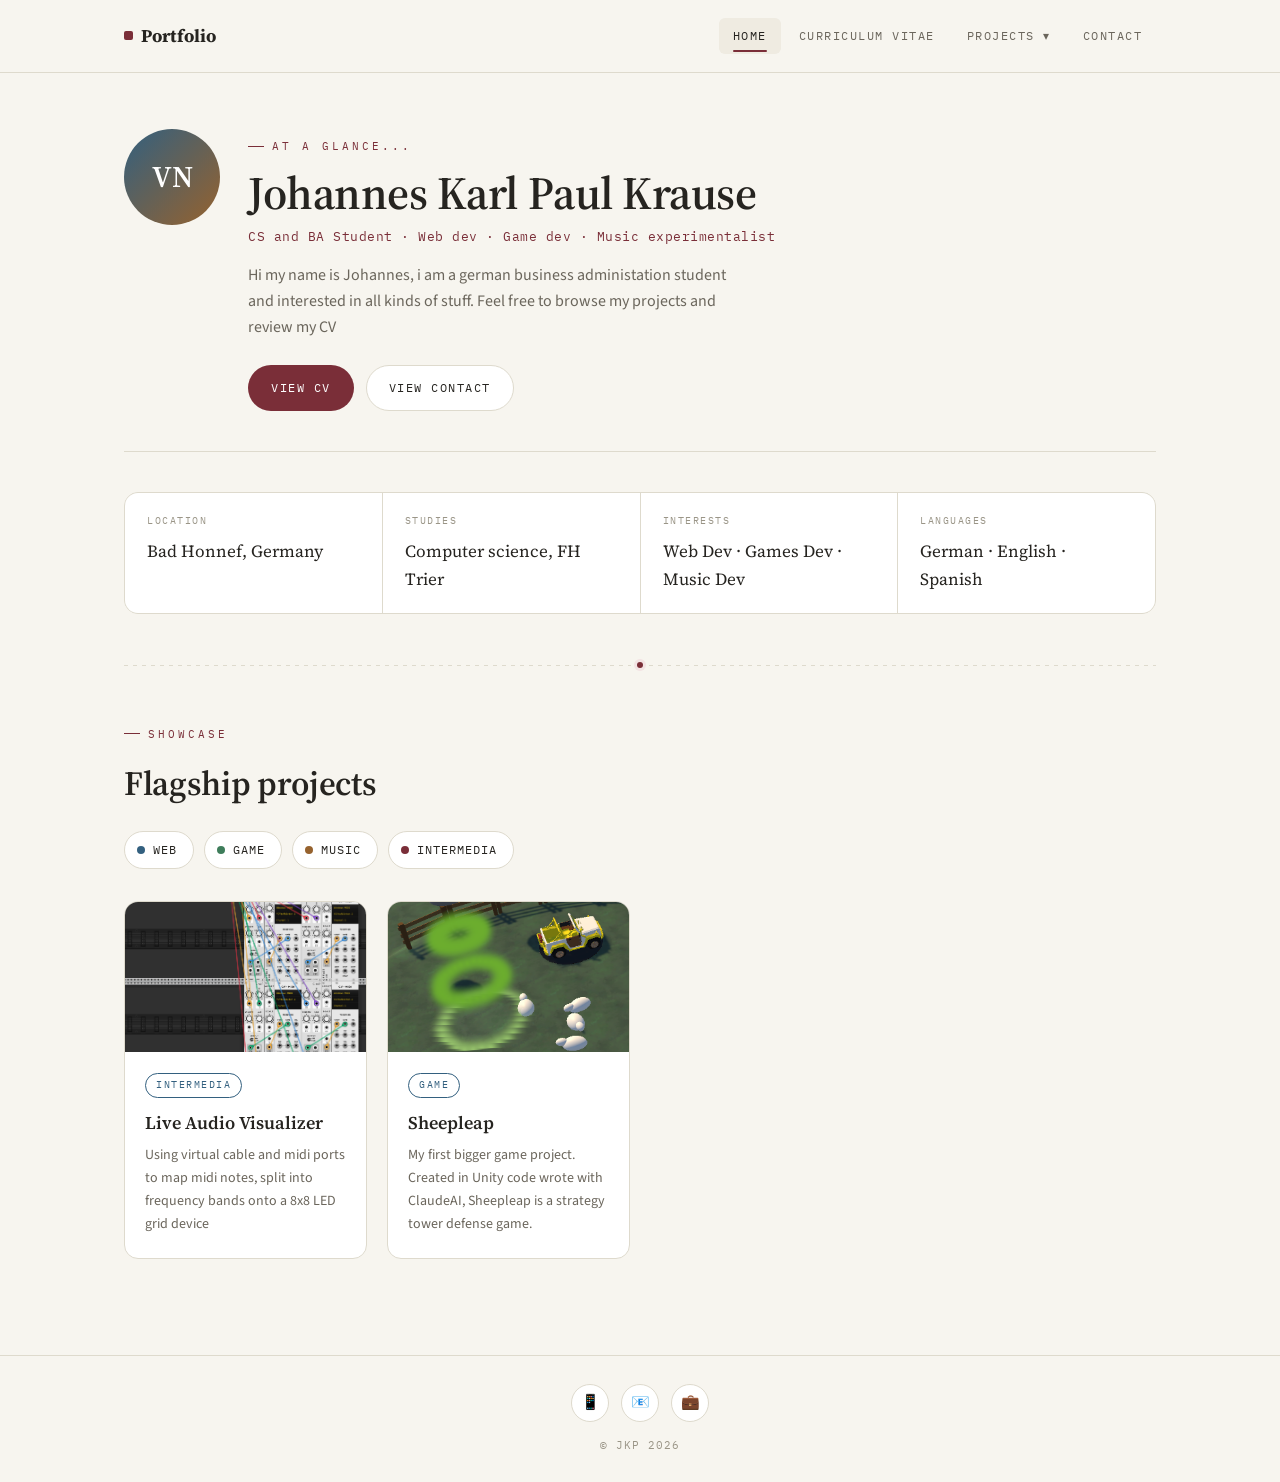
<file: index.html>
<!DOCTYPE html>
<html lang="de">
<head>
  <meta charset="UTF-8">
  <meta name="viewport" content="width=device-width, initial-scale=1.0">
  <title>Mein Portfolio</title>
  <link rel="preconnect" href="https://fonts.googleapis.com">
  <link rel="stylesheet" href="css/styles.css">
</head>
<body>
  <!-- HEADER / NAV -->
  <header>
    <nav class="navbar">
      <div class="navbar-brand">Portfolio</div>

      <button class="menu-toggle" aria-label="Menü öffnen">☰</button>

      <ul class="navbar-nav">
        <li class="nav-item"><a href="index.html" class="nav-link">Home</a></li>
        <li class="nav-item"><a href="lebenslauf.html" class="nav-link">Curriculum Vitae</a></li>
        <li class="nav-item dropdown">
          <a href="#" class="nav-link">Projects ▾</a>
          <ul class="dropdown-menu">
            <li><a href="projekte.html">Web</a></li>
            <li><a href="spiele.html">Game</a></li>
            <li><a href="music.html">Music</a></li>
            <li><a href="Intermedia.html">InterMedia</a></li>
          </ul>
        </li>
        <li class="nav-item"><a href="kontakt.html" class="nav-link">Contact</a></li>
      </ul>
    </nav>
  </header>

  <!-- MAIN CONTENT -->
  <main>
    <!-- Schnellüberblick -->
    <section class="profil-hero">
      <div class="avatar">VN</div>
      <div>
        <div class="eyebrow">at a glance...</div>
        <h1>Johannes Karl Paul Krause</h1>
        <p class="profil-titel">CS and BA Student · Web dev · Game dev · Music experimentalist</p>
        <p class="profil-bio">Hi my name is Johannes, i am a german business administation student and interested in all kinds of stuff. Feel free to browse my projects and review my CV </p>
        <div class="btn-group">
          <a href="lebenslauf.html" class="btn btn-primary">View CV</a>
          <a href="kontakt.html" class="btn btn-secondary">View Contact</a>
        </div>
      </div>
    </section>

    <!-- Kurzinfos -->
    <div class="quick-facts">
      <div class="fact">
        <div class="fact-label">Location</div>
        <div class="fact-value">Bad Honnef, Germany</div>
      </div>
      <div class="fact">
        <div class="fact-label">Studies</div>
        <div class="fact-value">Computer science, FH Trier</div>
      </div>
      <div class="fact">
        <div class="fact-label">Interests</div>
        <div class="fact-value">Web Dev · Games Dev · Music Dev</div>
      </div>
      <div class="fact">
        <div class="fact-label">Languages</div>
        <div class="fact-value">German · English · Spanish</div>
      </div>
    </div>

    <div class="signal-divider"><span></span></div>

    <!-- Kanäle -->
    <section>
      <div class="eyebrow">Showcase</div>
      <h2>Flagship projects </h2>
      <div class="kanal-chips" style="margin: 20px 0 32px;">
        <a href="projekte.html" class="kanal-chip web">Web</a>
        <a href="spiele.html" class="kanal-chip spiele">Game</a>
        <a href="music.html" class="kanal-chip musik">Music</a>
        <a href="intermedia.html" class="kanal-chip intermedia">Intermedia</a>
      </div>
      <div class="projekte-grid">
        <div class="projekt web">
          <img src="Images/Projects/Project 1 Visualizer/Thumbnail.png" alt="Music Visualizer">
          <div class="projekt-body">
            <span class="projekt-tag">InterMedia</span>
            <h3>Live Audio Visualizer</h3>
            <p>Using virtual cable and midi ports to map midi notes, split into frequency bands onto a 8x8 LED grid device</p>
          </div>
        </div>
        <div class="projekt web">
          <img src="Images/Projects/Project 2 Sheepleap/Thumbnail.png" alt="First 3D Game project">
          <div class="projekt-body">
            <span class="projekt-tag">Game</span>
            <h3>Sheepleap</h3>
            <p>My first bigger game project. Created in Unity code wrote with ClaudeAI, Sheepleap is a strategy tower defense game.</p>
          </div>
        </div>
        <!-- weitere Projekte -->
      </div>
    </section>
  </main>

  <!-- FOOTER -->
  <footer>
        <div class="social-links">
            <a href="https://www.instagram.com/ionni.dev" aria-label="Mobil">📱</a>
            <a href="kontakt.html" aria-label="Contact">📧</a>
            <a href="#" aria-label="Portfolio">💼</a>
        </div>
        <p>&copy; JKP 2026</p>
    </footer>

    <script src="js/navbar.js"></script>
</body>
</html>
</file>
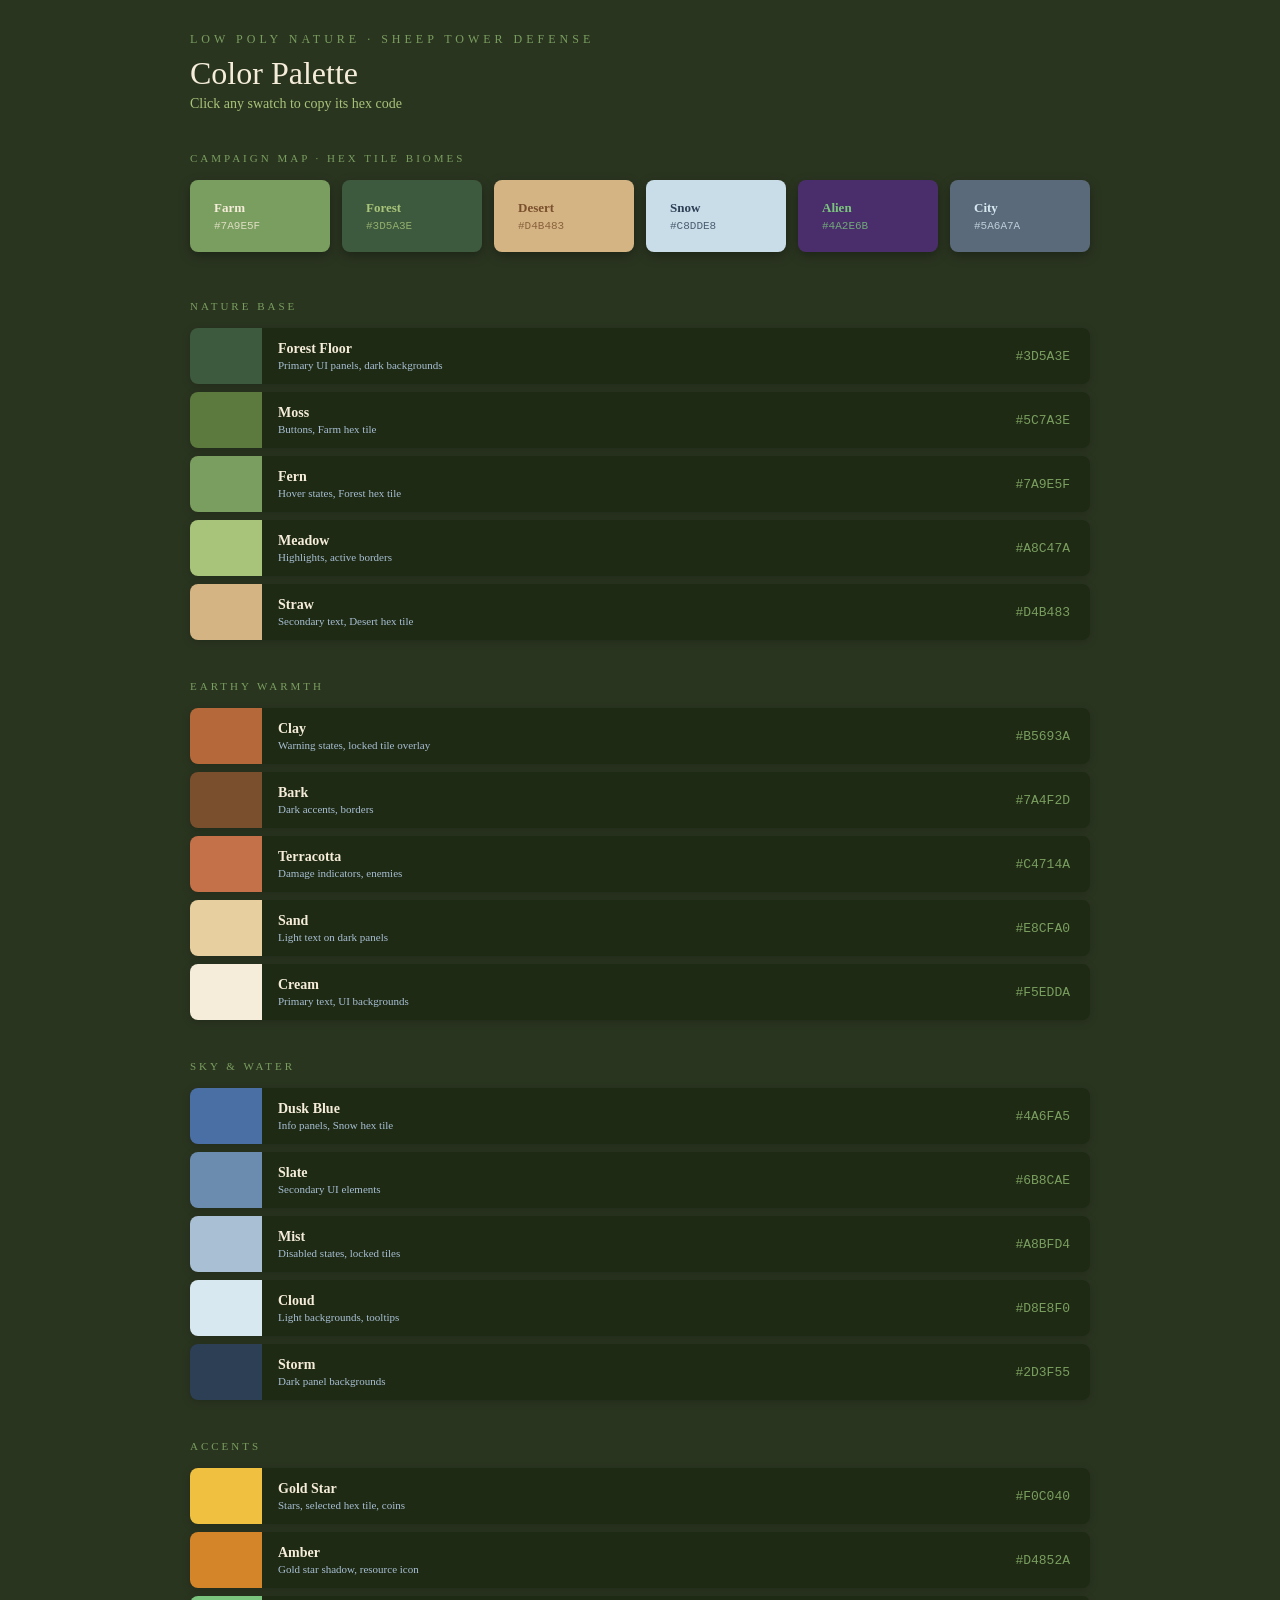
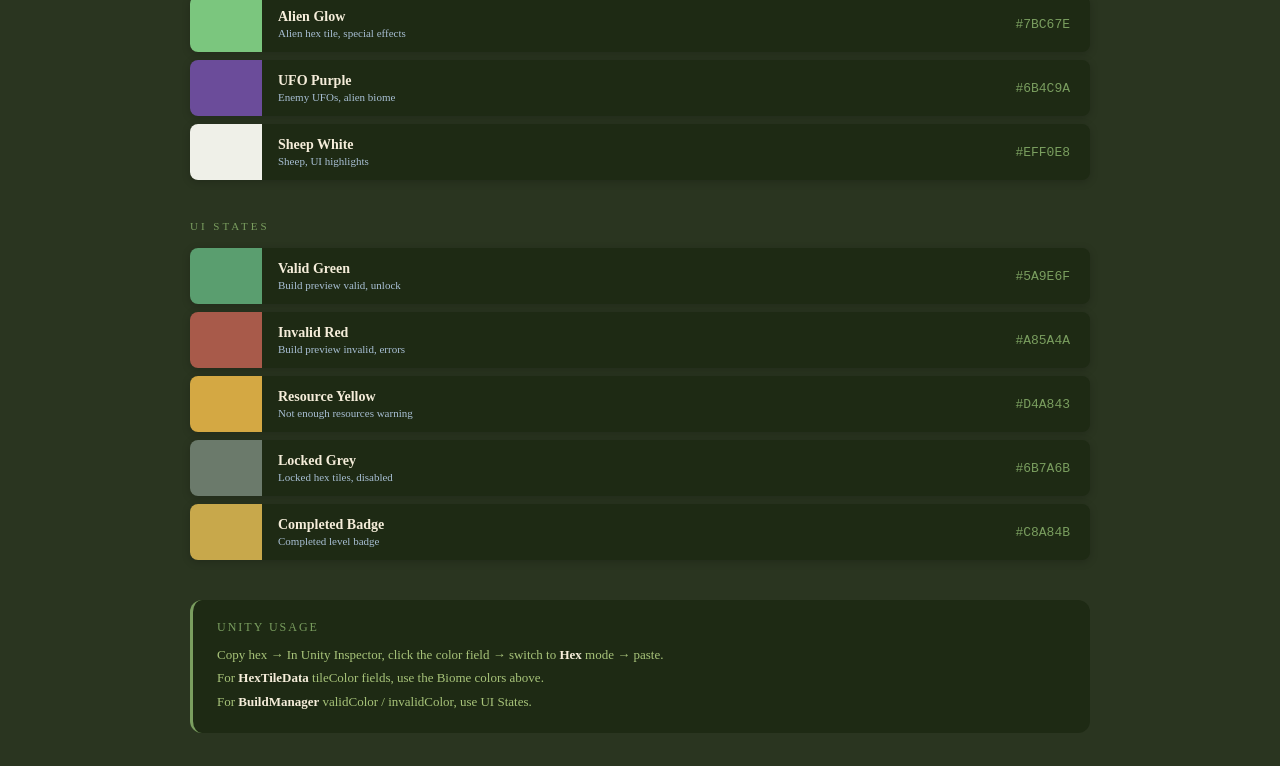
<file: ColorP.html>
<!DOCTYPE html>
<html lang="en">
<head>
  <meta charset="UTF-8" />
  <meta name="viewport" content="width=device-width, initial-scale=1.0"/>
  <title>Color Palette · Sheep Tower Defense</title>
  <style>
    * { box-sizing: border-box; margin: 0; padding: 0; }

    body {
      font-family: Georgia, serif;
      background: #2A3520;
      min-height: 100vh;
      padding: 32px 24px;
      color: #F5EDDA;
    }

    .container {
      max-width: 900px;
      margin: 0 auto;
    }

    .eyebrow {
      font-size: 12px;
      letter-spacing: 4px;
      color: #7A9E5F;
      text-transform: uppercase;
      margin-bottom: 8px;
    }

    h1 {
      font-size: 32px;
      font-weight: normal;
      color: #F5EDDA;
      margin-bottom: 4px;
    }

    .subtitle {
      color: #A8C47A;
      font-size: 14px;
      margin-bottom: 40px;
    }

    .section-label {
      font-size: 11px;
      letter-spacing: 3px;
      color: #7A9E5F;
      text-transform: uppercase;
      margin-bottom: 16px;
    }

    /* ── Biome Tiles ── */
    .biomes {
      display: flex;
      gap: 12px;
      flex-wrap: wrap;
      margin-bottom: 48px;
    }

    .biome-tile {
      border-radius: 8px;
      padding: 20px 24px;
      cursor: pointer;
      flex: 1 1 120px;
      min-width: 100px;
      transition: transform 0.15s;
      box-shadow: 0 4px 12px rgba(0,0,0,0.3);
      user-select: none;
    }

    .biome-tile:active { transform: scale(0.95); }

    .biome-name {
      font-size: 13px;
      font-weight: bold;
      margin-bottom: 4px;
    }

    .biome-hex {
      font-size: 11px;
      opacity: 0.8;
      font-family: monospace;
    }

    /* ── Palette Rows ── */
    .group {
      margin-bottom: 40px;
    }

    .swatch-row {
      display: flex;
      flex-direction: column;
      gap: 8px;
    }

    .swatch {
      display: flex;
      align-items: center;
      gap: 16px;
      cursor: pointer;
      border-radius: 8px;
      overflow: hidden;
      background: #1E2A14;
      transition: transform 0.1s;
      box-shadow: 0 2px 8px rgba(0,0,0,0.2);
      user-select: none;
    }

    .swatch:active { transform: scale(0.99); }

    .swatch-color {
      width: 72px;
      height: 56px;
      flex-shrink: 0;
      display: flex;
      align-items: center;
      justify-content: center;
      font-size: 18px;
    }

    .swatch-info {
      flex: 1;
    }

    .swatch-name {
      font-size: 14px;
      color: #F5EDDA;
      font-weight: bold;
    }

    .swatch-use {
      font-size: 11px;
      color: #A8BFD4;
      margin-top: 2px;
    }

    .swatch-hex {
      font-family: monospace;
      font-size: 13px;
      color: #7A9E5F;
      padding: 0 20px;
    }

    /* ── Note box ── */
    .note {
      background: #1E2A14;
      border-radius: 12px;
      padding: 20px 24px;
      border-left: 3px solid #7A9E5F;
      margin-top: 16px;
    }

    .note-label {
      font-size: 12px;
      color: #7A9E5F;
      letter-spacing: 2px;
      text-transform: uppercase;
      margin-bottom: 8px;
    }

    .note-text {
      font-size: 13px;
      color: #A8C47A;
      line-height: 1.8;
    }

    .note-text strong { color: #F5EDDA; }

    /* ── Toast ── */
    #toast {
      position: fixed;
      bottom: 32px;
      left: 50%;
      transform: translateX(-50%) translateY(20px);
      background: #5C7A3E;
      color: #F5EDDA;
      padding: 10px 24px;
      border-radius: 999px;
      font-size: 13px;
      opacity: 0;
      transition: opacity 0.2s, transform 0.2s;
      pointer-events: none;
      letter-spacing: 1px;
    }

    #toast.show {
      opacity: 1;
      transform: translateX(-50%) translateY(0);
    }
  </style>
</head>
<body>
<div class="container">

  <div class="eyebrow">Low Poly Nature · Sheep Tower Defense</div>
  <h1>Color Palette</h1>
  <p class="subtitle">Click any swatch to copy its hex code</p>

  <!-- Biome Tiles -->
  <div class="section-label">Campaign Map · Hex Tile Biomes</div>
  <div class="biomes" id="biomes"></div>

  <!-- Palette Groups -->
  <div id="groups"></div>

  <!-- Unity Note -->
  <div class="note">
    <div class="note-label">Unity Usage</div>
    <div class="note-text">
      Copy hex → In Unity Inspector, click the color field → switch to <strong>Hex</strong> mode → paste.<br/>
      For <strong>HexTileData</strong> tileColor fields, use the Biome colors above.<br/>
      For <strong>BuildManager</strong> validColor / invalidColor, use UI States.
    </div>
  </div>

</div>

<div id="toast">Copied!</div>

<script>
  const biomes = [
    { biome: "Farm",    hex: "#7A9E5F", text: "#F5EDDA" },
    { biome: "Forest",  hex: "#3D5A3E", text: "#A8C47A" },
    { biome: "Desert",  hex: "#D4B483", text: "#7A4F2D" },
    { biome: "Snow",    hex: "#C8DDE8", text: "#2D3F55" },
    { biome: "Alien",   hex: "#4A2E6B", text: "#7BC67E" },
    { biome: "City",    hex: "#5A6A7A", text: "#D8E8F0" },
  ];

  const palette = {
    "Nature Base": [
      { name: "Forest Floor", hex: "#3D5A3E", use: "Primary UI panels, dark backgrounds" },
      { name: "Moss",         hex: "#5C7A3E", use: "Buttons, Farm hex tile" },
      { name: "Fern",         hex: "#7A9E5F", use: "Hover states, Forest hex tile" },
      { name: "Meadow",       hex: "#A8C47A", use: "Highlights, active borders" },
      { name: "Straw",        hex: "#D4B483", use: "Secondary text, Desert hex tile" },
    ],
    "Earthy Warmth": [
      { name: "Clay",         hex: "#B5693A", use: "Warning states, locked tile overlay" },
      { name: "Bark",         hex: "#7A4F2D", use: "Dark accents, borders" },
      { name: "Terracotta",   hex: "#C4714A", use: "Damage indicators, enemies" },
      { name: "Sand",         hex: "#E8CFA0", use: "Light text on dark panels" },
      { name: "Cream",        hex: "#F5EDDA", use: "Primary text, UI backgrounds" },
    ],
    "Sky & Water": [
      { name: "Dusk Blue",    hex: "#4A6FA5", use: "Info panels, Snow hex tile" },
      { name: "Slate",        hex: "#6B8CAE", use: "Secondary UI elements" },
      { name: "Mist",         hex: "#A8BFD4", use: "Disabled states, locked tiles" },
      { name: "Cloud",        hex: "#D8E8F0", use: "Light backgrounds, tooltips" },
      { name: "Storm",        hex: "#2D3F55", use: "Dark panel backgrounds" },
    ],
    "Accents": [
      { name: "Gold Star",    hex: "#F0C040", use: "Stars, selected hex tile, coins" },
      { name: "Amber",        hex: "#D4852A", use: "Gold star shadow, resource icon" },
      { name: "Alien Glow",   hex: "#7BC67E", use: "Alien hex tile, special effects" },
      { name: "UFO Purple",   hex: "#6B4C9A", use: "Enemy UFOs, alien biome" },
      { name: "Sheep White",  hex: "#EFF0E8", use: "Sheep, UI highlights" },
    ],
    "UI States": [
      { name: "Valid Green",      hex: "#5A9E6F", use: "Build preview valid, unlock" },
      { name: "Invalid Red",      hex: "#A85A4A", use: "Build preview invalid, errors" },
      { name: "Resource Yellow",  hex: "#D4A843", use: "Not enough resources warning" },
      { name: "Locked Grey",      hex: "#6B7A6B", use: "Locked hex tiles, disabled" },
      { name: "Completed Badge",  hex: "#C8A84B", use: "Completed level badge" },
    ],
  };

  function copyHex(hex) {
    navigator.clipboard.writeText(hex).catch(() => {
      // Fallback for browsers that block clipboard without interaction
      const el = document.createElement("textarea");
      el.value = hex;
      document.body.appendChild(el);
      el.select();
      document.execCommand("copy");
      document.body.removeChild(el);
    });

    const toast = document.getElementById("toast");
    toast.textContent = `Copied ${hex}`;
    toast.classList.add("show");
    setTimeout(() => toast.classList.remove("show"), 1800);
  }

  // Render biome tiles
  const biomesEl = document.getElementById("biomes");
  biomes.forEach(({ biome, hex, text }) => {
    const el = document.createElement("div");
    el.className = "biome-tile";
    el.style.background = hex;
    el.innerHTML = `
      <div class="biome-name" style="color:${text}">${biome}</div>
      <div class="biome-hex" style="color:${text}">${hex}</div>
    `;
    el.addEventListener("click", () => copyHex(hex));
    biomesEl.appendChild(el);
  });

  // Render palette groups
  const groupsEl = document.getElementById("groups");
  Object.entries(palette).forEach(([group, colors]) => {
    const section = document.createElement("div");
    section.className = "group";
    section.innerHTML = `<div class="section-label">${group}</div>`;

    const rows = document.createElement("div");
    rows.className = "swatch-row";

    colors.forEach(({ name, hex, use }) => {
      const row = document.createElement("div");
      row.className = "swatch";
      row.innerHTML = `
        <div class="swatch-color" style="background:${hex}"></div>
        <div class="swatch-info">
          <div class="swatch-name">${name}</div>
          <div class="swatch-use">${use}</div>
        </div>
        <div class="swatch-hex">${hex}</div>
      `;
      row.addEventListener("click", () => {
        row.querySelector(".swatch-color").textContent = "✓";
        setTimeout(() => row.querySelector(".swatch-color").textContent = "", 1500);
        copyHex(hex);
      });
      rows.appendChild(row);
    });

    section.appendChild(rows);
    groupsEl.appendChild(section);
  });
</script>
</body>
</html>
</file>
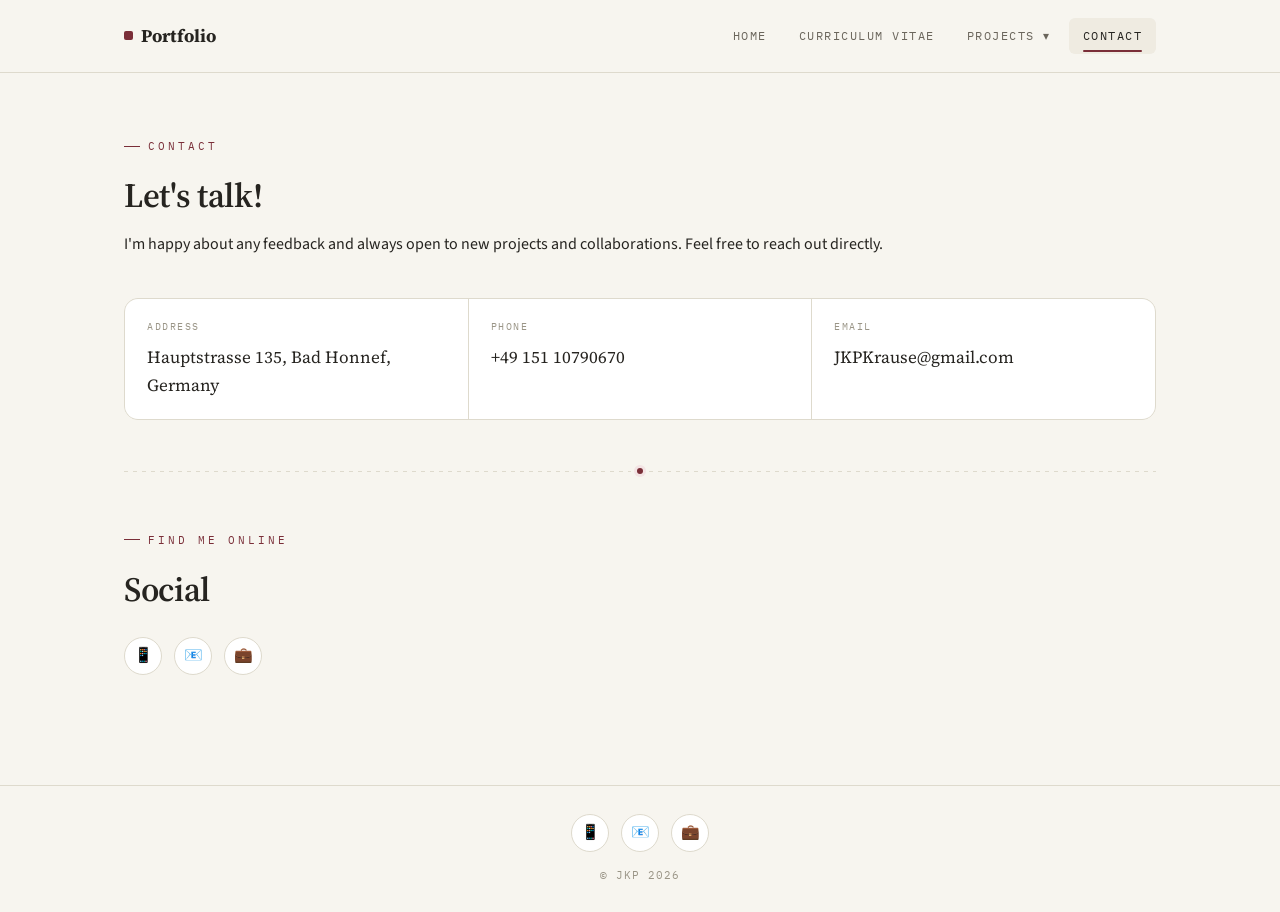
<file: kontakt.html>
<!DOCTYPE html>
<html lang="en">
<head>
    <meta charset="UTF-8">
    <meta name="viewport" content="width=device-width, initial-scale=1.0">
    <title>Contact – Portfolio</title>
    <link rel="preconnect" href="https://fonts.googleapis.com">
    <link rel="stylesheet" href="css/styles.css">
</head>
<body>
    <!-- HEADER / NAV -->
  <header>
    <nav class="navbar">
      <div class="navbar-brand">Portfolio</div>

      <button class="menu-toggle" aria-label="Open menu">☰</button>

      <ul class="navbar-nav">
        <li class="nav-item"><a href="index.html" class="nav-link">Home</a></li>
        <li class="nav-item"><a href="lebenslauf.html" class="nav-link">Curriculum Vitae</a></li>
        <li class="nav-item dropdown">
          <a href="#" class="nav-link">Projects ▾</a>
          <ul class="dropdown-menu">
            <li><a href="projekte.html">Web</a></li>
            <li><a href="spiele.html">Game</a></li>
            <li><a href="music.html">Music</a></li>
            <li><a href="Intermedia.html">InterMedia</a></li>
          </ul>
        </li>
        <li class="nav-item"><a href="kontakt.html" class="nav-link">Contact</a></li>
      </ul>
    </nav>
  </header>

    <main>
        <section>
            <div class="eyebrow">Contact</div>
            <h2>Let's talk!</h2>
            <p>I'm happy about any feedback and always open to new projects and collaborations. Feel free to reach out directly.</p>
        </section>

        <div class="quick-facts">
            <div class="fact">
                <div class="fact-label">Address</div>
                <div class="fact-value">Hauptstrasse 135, Bad Honnef, Germany</div>
            </div>
            <div class="fact">
                <div class="fact-label">Phone</div>
                <div class="fact-value"><a href="+49 151 10790670">+49 151 10790670</a></div>
            </div>
            <div class="fact">
                <div class="fact-label">Email</div>
                <div class="fact-value"><a href="JKPKrause@gmail.com">JKPKrause@gmail.com</a></div>
            </div>
        </div>

        <div class="signal-divider"><span></span></div>

        <section>
            <div class="eyebrow">Find me online</div>
            <h2>Social</h2>
            <div class="social-links" style="justify-content:flex-start; margin-top:20px;">
                <a href="https://www.instagram.com/ionni.dev" aria-label="Instagram">📱</a>
                <a href="mailto:name@example.com" aria-label="Email">📧</a>
                <a href="#" aria-label="LinkedIn">💼</a>
            </div>
        </section>
    </main>

    <footer>
        <div class="social-links">
            <a href="https://www.instagram.com/ionni.dev" aria-label="Instagram">📱</a>
            <a href="kontakt.html" aria-label="Contact">📧</a>
            <a href="#" aria-label="Portfolio">💼</a>
        </div>
        <p>&copy; JKP 2026</p>
    </footer>

    <script src="js/navbar.js"></script>
</body>
</html>
</file>
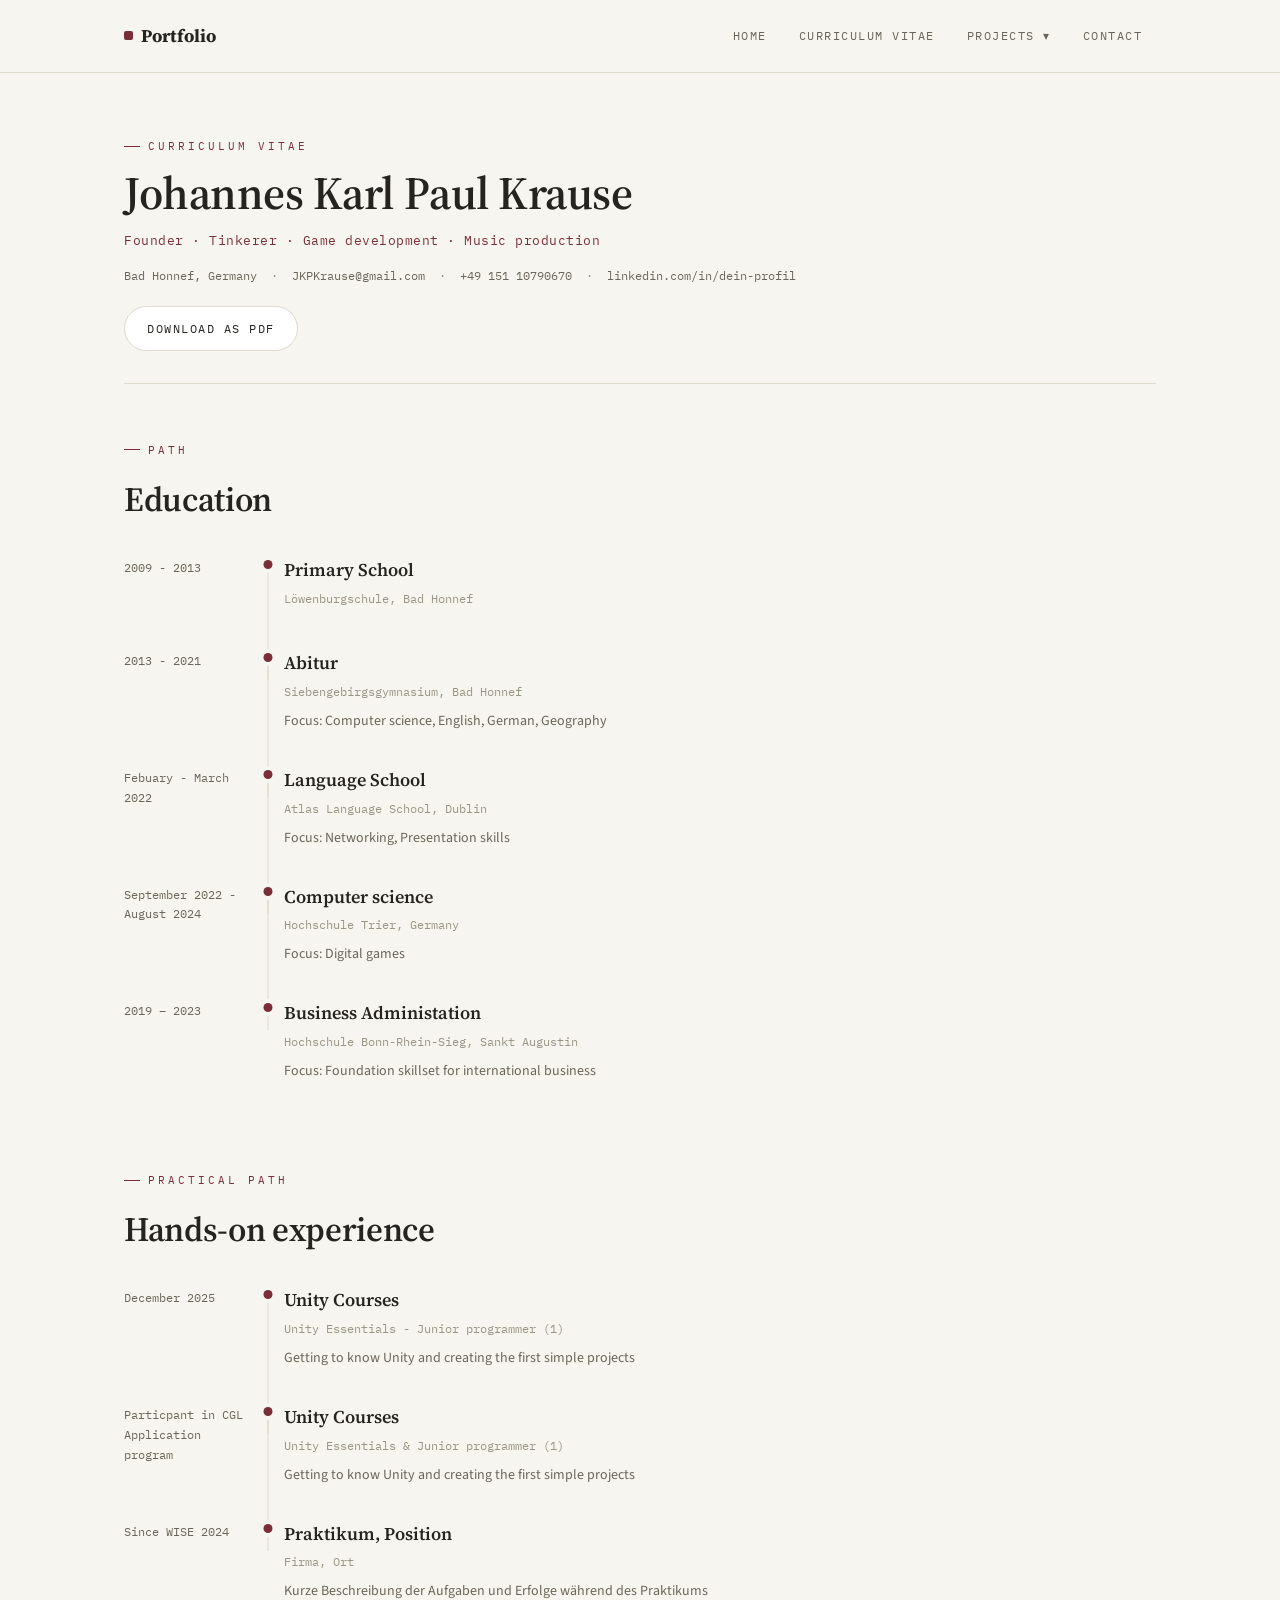
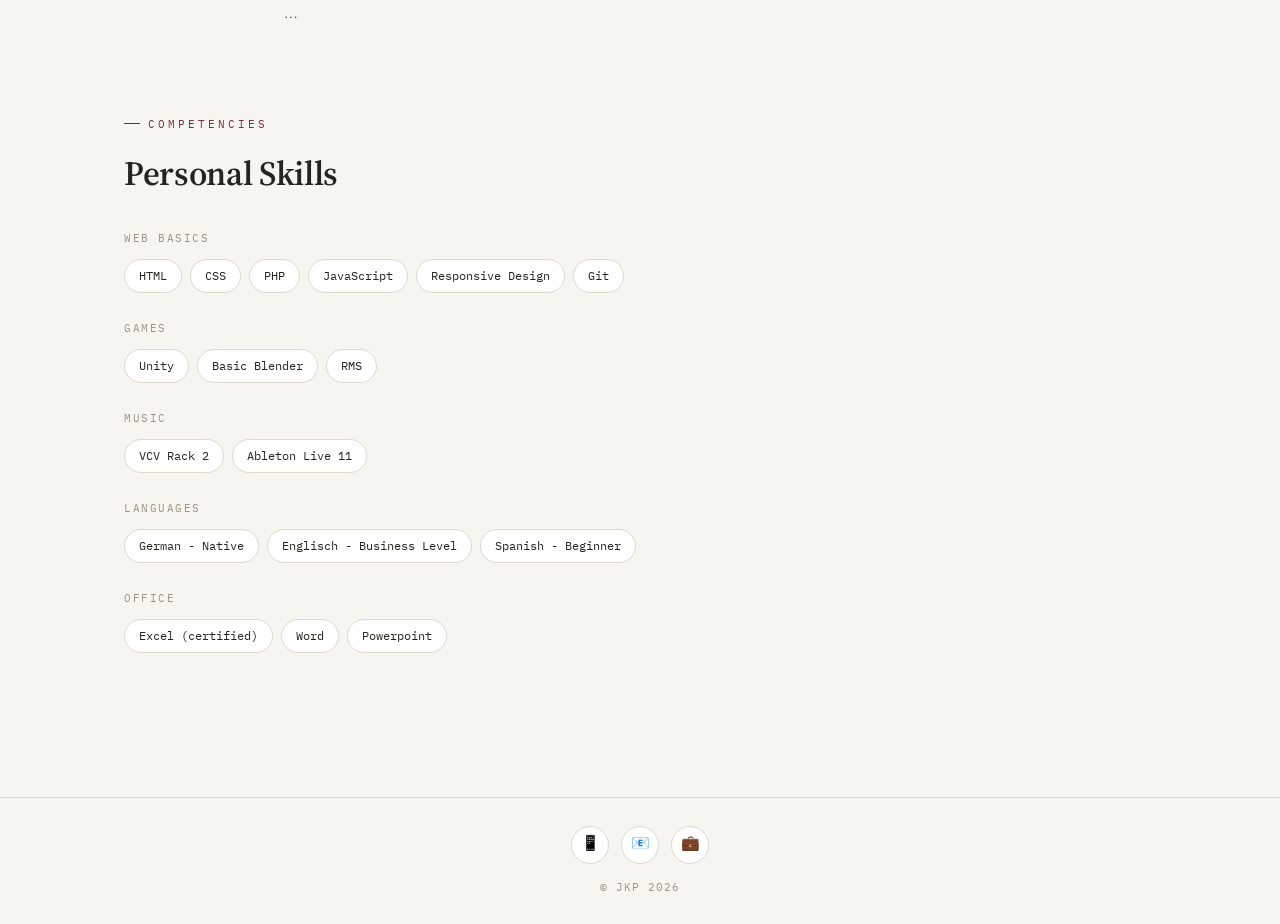
<file: Lebenslauf.html>
<!DOCTYPE html>
<html lang="de">
<head>
    <meta charset="UTF-8">
    <meta name="viewport" content="width=device-width, initial-scale=1.0">
    <title>Lebenslauf – Mein Portfolio</title>
    <link rel="preconnect" href="https://fonts.googleapis.com">
    <link rel="stylesheet" href="css/styles.css">
</head>
<body>
    <!-- HEADER / NAV -->
  <header>
    <nav class="navbar">
      <div class="navbar-brand">Portfolio</div>

      <button class="menu-toggle" aria-label="Menü öffnen">☰</button>

      <ul class="navbar-nav">
        <li class="nav-item"><a href="index.html" class="nav-link">Home</a></li>
        <li class="nav-item"><a href="lebenslauf.html" class="nav-link">Curriculum Vitae</a></li>
        <li class="nav-item dropdown">
          <a href="#" class="nav-link">Projects ▾</a>
          <ul class="dropdown-menu">
            <li><a href="projekte.html">Web</a></li>
            <li><a href="spiele.html">Game</a></li>
            <li><a href="music.html">Music</a></li>
            <li><a href="Intermedia.html">Intermedia</a></li>
          </ul>
        </li>
        <li class="nav-item"><a href="kontakt.html" class="nav-link">Contact</a></li>
      </ul>
    </nav>
  </header>

    <main>
        <!-- Kopfzeile -->
        <div class="cv-header">
            <div class="eyebrow">Curriculum Vitae</div>
            <h1>Johannes Karl Paul Krause</h1>
            <p class="profil-titel" style="margin-top:8px;">Founder · Tinkerer · Game development · Music production</p>
            <div class="cv-kontaktzeile">
                <span>Bad Honnef, Germany</span>
                <span>JKPKrause@gmail.com</span>
                <span>+49 151 10790670</span>
                <span>linkedin.com/in/dein-profil</span>
            </div>
            <div class="btn-group" style="margin-top:20px;">
                <a href="#" class="btn btn-secondary">Download as PDF</a>
            </div>
        </div>

        <!-- Ausbildung -->
        <section class="cv-section">
            <div class="eyebrow">Path</div>
            <h2>Education</h2>
            <div class="timeline">
                <div class="timeline-entry">
                    <div class="timeline-date">2009 - 2013</div>
                    <div class="timeline-track"><div class="timeline-dot"></div></div>
                    <div class="timeline-content">
                        <h3>Primary School</h3>
                        <p class="rolle-meta">Löwenburgschule, Bad Honnef</p>
                    </div>
                </div>
                <div class="timeline">
                <div class="timeline-entry">
                    <div class="timeline-date">2013 - 2021</div>
                    <div class="timeline-track"><div class="timeline-dot"></div></div>
                    <div class="timeline-content">
                        <h3>Abitur</h3>
                        <p class="rolle-meta">Siebengebirgsgymnasium, Bad Honnef</p>
                        <p>Focus: Computer science, English, German, Geography</p>
                    </div>
                </div>
                <div class="timeline">
                <div class="timeline-entry">
                    <div class="timeline-date">Febuary - March 2022</div>
                    <div class="timeline-track"><div class="timeline-dot"></div></div>
                    <div class="timeline-content">
                        <h3>Language School</h3>
                        <p class="rolle-meta">Atlas Language School, Dublin</p>
                        <p>Focus: Networking, Presentation skills</p>
                    </div>
                </div>
                <div class="timeline-entry">
                    <div class="timeline-date">September 2022 - August 2024</div>
                    <div class="timeline-track"><div class="timeline-dot"></div></div>
                    <div class="timeline-content">
                        <h3>Computer science</h3>
                        <p class="rolle-meta">Hochschule Trier, Germany</p>
                        <p>Focus: Digital games</p>
                    </div>
                </div>
                <div class="timeline-entry">
                    <div class="timeline-date">2019 – 2023</div>
                    <div class="timeline-track"><div class="timeline-dot"></div></div>
                    <div class="timeline-content">
                        <h3>Business Administation</h3>
                        <p class="rolle-meta">Hochschule Bonn-Rhein-Sieg, Sankt Augustin</p>
                        <p>Focus: Foundation skillset for international business</p>
                    </div>
                </div>
            </div>
        </section>

        <!-- Erfahrung -->
        <section class="cv-section">
            <div class="eyebrow">Practical path</div>
            <h2>Hands-on experience</h2>
            <div class="timeline">
                <div class="timeline-entry">
                    <div class="timeline-date">December 2025</div>
                    <div class="timeline-track"><div class="timeline-dot"></div></div>
                    <div class="timeline-content">
                        <h3>Unity Courses</h3>
                        <p class="rolle-meta">Unity Essentials - Junior programmer (1)</p>
                        <p>Getting to know Unity and creating the first simple projects</p>
                    </div>
                </div><div class="timeline-entry">
                    <div class="timeline-date">Particpant in CGL Application program</div>
                    <div class="timeline-track"><div class="timeline-dot"></div></div>
                    <div class="timeline-content">
                        <h3>Unity Courses</h3>
                        <p class="rolle-meta">Unity Essentials & Junior programmer (1)</p>
                        <p>Getting to know Unity and creating the first simple projects</p>
                    </div>
                </div>
                <div class="timeline-entry">
                    <div class="timeline-date">Since WISE 2024</div>
                    <div class="timeline-track"><div class="timeline-dot"></div></div>
                    <div class="timeline-content">
                        <h3>Praktikum, Position</h3>
                        <p class="rolle-meta">Firma, Ort</p>
                        <p>Kurze Beschreibung der Aufgaben und Erfolge während des Praktikums …</p>
                    </div>
                </div>
            </div>
        </section>

        <!-- Fähigkeiten -->
        <section class="cv-section">
            <div class="eyebrow">Competencies</div>
            <h2>Personal Skills</h2>

            <div class="skill-group">
                <div class="skill-group-label">Web basics</div>
                <div class="skill-tags">
                    <span class="skill-tag">HTML</span>
                    <span class="skill-tag">CSS</span>
                    <span class="skill-tag">PHP</span>
                    <span class="skill-tag">JavaScript</span>
                    <span class="skill-tag">Responsive Design</span>
                    <span class="skill-tag">Git</span>
                </div>
            </div>

            <div class="skill-group">
                <div class="skill-group-label">Games</div>
                <div class="skill-tags">
                    <span class="skill-tag">Unity</span>
                    <span class="skill-tag">Basic Blender</span>
                    <span class="skill-tag">RMS</span>
                </div>
            </div>

            <div class="skill-group">
                <div class="skill-group-label">Music</div>
                <div class="skill-tags">
                    <span class="skill-tag">VCV Rack 2</span>
                    <span class="skill-tag">Ableton Live 11</span>
                </div>
            </div>

            <div class="skill-group">
                <div class="skill-group-label">Languages</div>
                <div class="skill-tags">
                    <span class="skill-tag">German - Native</span>
                    <span class="skill-tag">Englisch - Business Level</span>
                    <span class="skill-tag">Spanish - Beginner</span>
                </div>
            </div>

            <div class="skill-group">
                <div class="skill-group-label">Office</div>
                <div class="skill-tags">
                    <span class="skill-tag">Excel (certified)</span>
                    <span class="skill-tag">Word</span>
                    <span class="skill-tag">Powerpoint</span>
                </div>
            </div>
        </section>
    </main>

    <footer>
        <div class="social-links">
            <a href="https://www.instagram.com/ionni.dev" aria-label="Mobil">📱</a>
            <a href="kontakt.html" aria-label="Contact">📧</a>
            <a href="#" aria-label="Portfolio">💼</a>
        </div>
        <p>&copy; JKP 2026</p>
    </footer>

    <script src="js/navbar.js"></script>
</body>
</html>
</file>
<file: css/styles.css>
/* ==========================================================================
   Mein Portfolio — Design System v2
   Konzept: Akademisches Vitae
   Helles, professionelles Erscheinungsbild mit klarer Typo-Hierarchie
   (Serifen-Headlines, Mono-Metadaten) — angelehnt an klassische
   akademische Lebensläufe und Fachpublikationen. Die drei Kanäle
   (Web / Spiele / Musik) bleiben als dezente Kategorie-Akzente erhalten,
   das Farbleitsystem tritt aber hinter Inhalt und Lesbarkeit zurück.
   ========================================================================== */

@import url('https://fonts.googleapis.com/css2?family=Source+Serif+4:opsz,wght@8..60,500;8..60,600;8..60,700&family=Source+Sans+3:wght@400;500;600&family=IBM+Plex+Mono:wght@400;500&display=swap');

:root {
  /* Grund-Palette — hell */
  --paper: #F7F5EF;
  --paper-elevated: #FFFFFF;
  --paper-sunken: #EFEBE1;
  --line: #DEDACD;
  --ink: #262420;
  --ink-dim: #6B665C;
  --ink-faint: #9A9587;

  /* Akzent — akademisches Bordeaux */
  --accent: #7A2E38;
  --accent-soft: #9C4A54;
  --accent-tint: #F3E4E4;

  /* Kanal-Akzente (pro Disziplin), zurückhaltend für den hellen Look */
  --web: #33607F;
  --spiele: #3E7D5A;
  --musik: #96622E;

  /* Typografie */
  --font-display: 'Source Serif 4', Georgia, serif;
  --font-body: 'Source Sans 3', sans-serif;
  --font-mono: 'IBM Plex Mono', monospace;

  --radius: 10px;
  --radius-lg: 14px;
}

/* ── Reset ── */
* { box-sizing: border-box; margin: 0; padding: 0; }

html { scroll-behavior: smooth; }

@media (prefers-reduced-motion: reduce) {
  html { scroll-behavior: auto; }
  *, *::before, *::after {
    animation-duration: 0.01ms !important;
    animation-iteration-count: 1 !important;
    transition-duration: 0.01ms !important;
  }
}

body {
  background: var(--paper);
  color: var(--ink);
  font-family: var(--font-body);
  line-height: 1.65;
  min-height: 100vh;
  display: flex;
  flex-direction: column;
}

img { max-width: 100%; display: block; }
a { color: inherit; text-decoration: none; }

::selection { background: var(--accent-tint); color: var(--accent); }

:focus-visible {
  outline: 2px solid var(--accent);
  outline-offset: 3px;
  border-radius: 4px;
}

/* ── Layout helpers ── */
main {
  flex: 1;
  width: 100%;
  max-width: 1080px;
  margin: 0 auto;
  padding: 56px 24px 96px;
}

.eyebrow {
  font-family: var(--font-mono);
  font-size: 11px;
  letter-spacing: 3px;
  text-transform: uppercase;
  color: var(--accent);
  margin-bottom: 12px;
  display: inline-flex;
  align-items: center;
  gap: 8px;
}

.eyebrow::before {
  content: "";
  width: 16px;
  height: 1px;
  background: var(--accent);
  display: inline-block;
}

h1 {
  font-family: var(--font-display);
  font-weight: 600;
  font-size: clamp(32px, 5vw, 46px);
  letter-spacing: -0.01em;
  color: var(--ink);
  line-height: 1.15;
}

h2 {
  font-family: var(--font-display);
  font-weight: 600;
  font-size: clamp(26px, 3.4vw, 34px);
  letter-spacing: -0.01em;
  color: var(--ink);
  margin-bottom: 8px;
}

h3 {
  font-family: var(--font-display);
  font-weight: 600;
  font-size: 18px;
  color: var(--ink);
}

/* ── Signal Divider (Signatur-Element) ── */
.signal-divider {
  display: flex;
  align-items: center;
  gap: 6px;
  margin: 48px 0;
}

.signal-divider::before,
.signal-divider::after {
  content: "";
  flex: 1;
  height: 1px;
  background: repeating-linear-gradient(
    90deg,
    var(--line) 0px, var(--line) 4px,
    transparent 4px, transparent 9px
  );
}

.signal-divider span {
  width: 6px;
  height: 6px;
  border-radius: 50%;
  background: var(--accent);
  box-shadow: 0 0 0 3px var(--accent-tint);
  flex-shrink: 0;
}

/* ==========================================================================
   Navigation
   ========================================================================== */

header {
  position: sticky;
  top: 0;
  z-index: 100;
  background: rgba(247, 245, 239, 0.92);
  backdrop-filter: blur(8px);
  border-bottom: 1px solid var(--line);
}

.navbar {
  max-width: 1080px;
  margin: 0 auto;
  padding: 18px 24px;
  display: flex;
  align-items: center;
  justify-content: space-between;
  position: relative;
}

.navbar-brand {
  font-family: var(--font-display);
  font-weight: 700;
  font-size: 18px;
  letter-spacing: -0.01em;
  color: var(--ink);
  display: flex;
  align-items: center;
  gap: 8px;
}

.navbar-brand::before {
  content: "";
  width: 9px;
  height: 9px;
  border-radius: 2px;
  background: var(--accent);
  display: inline-block;
}

.menu-toggle {
  display: none;
  background: var(--paper-elevated);
  border: 1px solid var(--line);
  border-radius: 8px;
  color: var(--ink);
  font-size: 18px;
  width: 40px;
  height: 40px;
  cursor: pointer;
  transition: border-color 0.15s, color 0.15s;
}

.menu-toggle:hover { border-color: var(--accent); color: var(--accent); }

.navbar-nav {
  display: flex;
  align-items: center;
  gap: 4px;
  list-style: none;
  font-family: var(--font-mono);
}

.nav-item { position: relative; }

.nav-link {
  display: block;
  padding: 8px 14px;
  font-size: 12px;
  letter-spacing: 1.5px;
  text-transform: uppercase;
  color: var(--ink-dim);
  border-radius: 6px;
  transition: color 0.15s, background 0.15s;
  position: relative;
}

.nav-link:hover,
.nav-item.active .nav-link {
  color: var(--ink);
  background: var(--paper-sunken);
}

.nav-item.active .nav-link::after {
  content: "";
  position: absolute;
  left: 14px;
  right: 14px;
  bottom: 2px;
  height: 2px;
  background: var(--accent);
  border-radius: 2px;
}

.dropdown-menu {
  position: absolute;
  top: calc(100% + 8px);
  left: 0;
  min-width: 190px;
  background: var(--paper-elevated);
  border: 1px solid var(--line);
  border-radius: var(--radius);
  padding: 6px;
  list-style: none;
  opacity: 0;
  visibility: hidden;
  transform: translateY(4px);
  transition: opacity 0.15s, transform 0.15s, visibility 0.15s;
  box-shadow: 0 16px 32px rgba(38, 36, 32, 0.12);
}

.dropdown:hover .dropdown-menu,
.dropdown.open .dropdown-menu {
  opacity: 1;
  visibility: visible;
  transform: translateY(0);
}

.dropdown-menu li a {
  display: block;
  padding: 8px 12px;
  font-size: 12px;
  letter-spacing: 1px;
  color: var(--ink-dim);
  border-radius: 6px;
  transition: color 0.15s, background 0.15s;
}

.dropdown-menu li a:hover {
  color: var(--ink);
  background: var(--paper-sunken);
}

@media (max-width: 768px) {
  .menu-toggle { display: block; }

  .navbar-nav {
    position: absolute;
    top: calc(100% + 1px);
    left: 0;
    right: 0;
    flex-direction: column;
    align-items: stretch;
    background: var(--paper-elevated);
    border-bottom: 1px solid var(--line);
    padding: 10px;
    gap: 2px;
    max-height: 0;
    overflow: hidden;
    opacity: 0;
    transition: max-height 0.2s ease, opacity 0.2s ease;
  }

  .navbar-nav.open { max-height: 400px; opacity: 1; }

  .nav-link { padding: 12px 14px; }

  .dropdown-menu {
    position: static;
    opacity: 1;
    visibility: visible;
    transform: none;
    max-height: 0;
    overflow: hidden;
    border: none;
    box-shadow: none;
    padding: 0 0 0 12px;
    transition: max-height 0.2s ease;
  }

  .dropdown.open .dropdown-menu {
    max-height: 220px;
    padding: 6px 0 6px 12px;
  }
}

/* ==========================================================================
   Profil-Hero (Homepage-Schnellüberblick)
   ========================================================================== */

.profil-hero {
  display: grid;
  grid-template-columns: auto 1fr;
  gap: 28px;
  align-items: start;
  padding-bottom: 40px;
  border-bottom: 1px solid var(--line);
  margin-bottom: 8px;
}

.avatar {
  width: 96px;
  height: 96px;
  border-radius: 50%;
  background: linear-gradient(135deg, var(--web), var(--musik));
  display: flex;
  align-items: center;
  justify-content: center;
  color: #fff;
  font-family: var(--font-display);
  font-weight: 600;
  font-size: 30px;
  flex-shrink: 0;
}

.profil-titel {
  font-family: var(--font-mono);
  font-size: 13px;
  letter-spacing: 0.5px;
  color: var(--accent);
  margin: 6px 0 14px;
}

.profil-hero p.profil-bio {
  color: var(--ink-dim);
  font-size: 16px;
  max-width: 60ch;
  margin-bottom: 24px;
}

.btn-group { display: flex; gap: 12px; flex-wrap: wrap; }

.btn {
  font-family: var(--font-mono);
  font-size: 12px;
  letter-spacing: 1.5px;
  text-transform: uppercase;
  padding: 12px 22px;
  border-radius: 999px;
  transition: background 0.15s, transform 0.15s, border-color 0.15s, color 0.15s;
  border: 1px solid transparent;
}

.btn-primary { background: var(--accent); color: #fff; }
.btn-primary:hover { background: var(--accent-soft); transform: translateY(-1px); }

.btn-secondary { border-color: var(--line); color: var(--ink); background: var(--paper-elevated); }
.btn-secondary:hover { border-color: var(--accent); color: var(--accent); transform: translateY(-1px); }

@media (max-width: 560px) {
  .profil-hero { grid-template-columns: 1fr; }
}

/* ── Quick Facts ── */
.quick-facts {
  display: grid;
  grid-template-columns: repeat(auto-fit, minmax(200px, 1fr));
  gap: 1px;
  background: var(--line);
  border: 1px solid var(--line);
  border-radius: var(--radius-lg);
  overflow: hidden;
  margin: 40px 0;
}

.fact {
  background: var(--paper-elevated);
  padding: 20px 22px;
}

.fact-label {
  font-family: var(--font-mono);
  font-size: 10px;
  letter-spacing: 1.5px;
  text-transform: uppercase;
  color: var(--ink-faint);
  margin-bottom: 8px;
}

.fact-value {
  font-family: var(--font-display);
  font-size: 17px;
  color: var(--ink);
}

/* Alter Chip-Stil, jetzt für Kanal-Kurzlinks auf der Startseite */
.kanal-chips { display: flex; gap: 10px; flex-wrap: wrap; }

.kanal-chip {
  display: flex;
  align-items: center;
  gap: 8px;
  font-family: var(--font-mono);
  font-size: 12px;
  letter-spacing: 1px;
  text-transform: uppercase;
  color: var(--ink);
  background: var(--paper-elevated);
  border: 1px solid var(--line);
  border-radius: 999px;
  padding: 8px 16px 8px 12px;
  transition: border-color 0.15s, transform 0.15s;
}

.kanal-chip:hover { transform: translateY(-1px); }

.kanal-chip::before {
  content: "";
  width: 8px;
  height: 8px;
  border-radius: 50%;
  background: var(--chip-color, var(--accent));
}

.kanal-chip.web { --chip-color: var(--web); }
.kanal-chip.spiele { --chip-color: var(--spiele); }
.kanal-chip.musik { --chip-color: var(--musik); }
.kanal-chip.web:hover { border-color: var(--web); }
.kanal-chip.spiele:hover { border-color: var(--spiele); }
.kanal-chip.musik:hover { border-color: var(--musik); }

/* ==========================================================================
   Projekte-Grid
   ========================================================================== */

.projekte-grid {
  display: grid;
  grid-template-columns: repeat(auto-fill, minmax(240px, 1fr));
  gap: 20px;
}

.projekt {
  display: block;
  background: var(--paper-elevated);
  border: 1px solid var(--line);
  border-radius: var(--radius-lg);
  overflow: hidden;
  cursor: pointer;
  transition: transform 0.18s ease, border-color 0.18s ease, box-shadow 0.18s ease;
  --accent-c: var(--accent);
}

.projekt:hover {
  transform: translateY(-4px);
  border-color: var(--accent-c);
  box-shadow: 0 16px 32px rgba(38, 36, 32, 0.1);
}

.projekt.web { --accent-c: var(--web); }
.projekt.spiele { --accent-c: var(--spiele); }
.projekt.musik { --accent-c: var(--musik); }

.projekt img {
  width: 100%;
  aspect-ratio: 16 / 10;
  object-fit: cover;
  background: linear-gradient(135deg, var(--paper-sunken), var(--paper-elevated));
}

.projekt-body { padding: 18px 20px 22px; }

.projekt-tag {
  display: inline-block;
  font-family: var(--font-mono);
  font-size: 10px;
  letter-spacing: 1.5px;
  text-transform: uppercase;
  color: var(--accent-c);
  border: 1px solid var(--accent-c);
  border-radius: 999px;
  padding: 3px 10px;
  margin-bottom: 10px;
}

.projekt h3 { margin-bottom: 6px; }
.projekt p { color: var(--ink-dim); font-size: 14px; }

/* ==========================================================================
   Projekt-Detailbereiche (Ziel des Smooth-Scrolls von der Übersicht)
   ========================================================================== */

.projekt-details { margin-top: 12px; }

.projekt-detail {
  display: grid;
  grid-template-columns: minmax(0, 320px) 1fr;
  gap: 32px;
  padding: 44px 0;
  border-bottom: 1px solid var(--line);
  scroll-margin-top: 96px; /* Platz für den sticky Header beim Anspringen */
}

.projekt-detail:last-child { border-bottom: none; }

.projekt-detail img {
  width: 100%;
  aspect-ratio: 16 / 10;
  object-fit: cover;
  border-radius: var(--radius-lg);
  background: linear-gradient(135deg, var(--paper-sunken), var(--paper-elevated));
}

.projekt-detail .projekt-tag { margin-bottom: 12px; }
.projekt-detail h3 { font-size: 24px; margin-bottom: 6px; }

.projekt-detail .projekt-meta {
  font-family: var(--font-mono);
  font-size: 12px;
  color: var(--ink-faint);
  margin-bottom: 14px;
}

.projekt-detail p { color: var(--ink-dim); font-size: 15px; max-width: 62ch; }

.back-to-overview {
  display: inline-block;
  margin-top: 16px;
  font-family: var(--font-mono);
  font-size: 12px;
  letter-spacing: 1px;
  color: var(--accent);
}

.back-to-overview:hover { color: var(--accent-soft); }

@media (max-width: 640px) {
  .projekt-detail { grid-template-columns: 1fr; }
}

/* ── Variante mit größerem Medienbereich (z. B. InterMedia-Projekte) ──
   Text läuft über die volle Breite, darunter eine Galerie für
   mehrere Fotos/Videos statt einem einzelnen Bild. */
.projekt-detail.full-media {
  grid-template-columns: 1fr;
}

.projekt-detail.full-media > img { display: none; } /* Titelbild entfällt zugunsten der Galerie */

.media-gallery {
  display: grid;
  grid-template-columns: repeat(auto-fit, minmax(260px, 1fr));
  gap: 16px;
  margin-top: 24px;
}

.media-gallery figure { margin: 0; }

.media-gallery img,
.media-gallery video {
  width: 100%;
  aspect-ratio: 16 / 10;
  object-fit: cover;
  border-radius: var(--radius-lg);
  background: linear-gradient(135deg, var(--paper-sunken), var(--paper-elevated));
  display: block;
}

.media-gallery .featured {
  grid-column: 1 / -1;
}

.media-gallery .featured img,
.media-gallery .featured video {
  aspect-ratio: 16 / 9;
}

.media-caption {
  font-family: var(--font-mono);
  font-size: 11px;
  color: var(--ink-faint);
  margin-top: 8px;
}

/* ==========================================================================
   Lebenslauf / Timeline
   ========================================================================== */

.cv-header {
  padding-bottom: 32px;
  border-bottom: 1px solid var(--line);
  margin-bottom: 8px;
}

.cv-header h1 { margin-bottom: 10px; }

.cv-kontaktzeile {
  font-family: var(--font-mono);
  font-size: 12px;
  color: var(--ink-dim);
  display: flex;
  flex-wrap: wrap;
  gap: 6px 14px;
  margin-top: 12px;
}

.cv-kontaktzeile span:not(:last-child)::after {
  content: "·";
  margin-left: 14px;
  color: var(--ink-faint);
}

.cv-section { margin: 48px 0; }

.cv-section > h2 { margin-bottom: 28px; }

.timeline {
  display: flex;
  flex-direction: column;
}

.timeline-entry {
  display: grid;
  grid-template-columns: 128px 24px 1fr;
  column-gap: 4px;
}

.timeline-date {
  font-family: var(--font-mono);
  font-size: 12px;
  color: var(--ink-dim);
  padding-top: 3px;
}

.timeline-track { position: relative; }

.timeline-track::before {
  content: "";
  position: absolute;
  left: 50%;
  top: 2px;
  bottom: -32px;
  width: 1px;
  background: var(--line);
  transform: translateX(-50%);
}

.timeline-entry:last-child .timeline-track::before { display: none; }

.timeline-dot {
  position: absolute;
  left: 50%;
  top: 5px;
  width: 9px;
  height: 9px;
  border-radius: 50%;
  background: var(--accent);
  transform: translateX(-50%);
  box-shadow: 0 0 0 4px var(--paper);
}

.timeline-content { padding-bottom: 32px; }

.timeline-content .rolle-meta {
  font-family: var(--font-mono);
  font-size: 12px;
  color: var(--ink-faint);
  margin: 4px 0 8px;
}

.timeline-content p { color: var(--ink-dim); font-size: 14px; max-width: 62ch; }

@media (max-width: 600px) {
  .timeline-entry { grid-template-columns: 20px 1fr; }
  .timeline-date { grid-column: 1 / -1; padding-top: 0; margin-bottom: 6px; }
  .timeline-track { grid-row: 2; }
}

/* ── Fähigkeiten ── */
.skill-group { margin-bottom: 26px; }

.skill-group-label {
  font-family: var(--font-mono);
  font-size: 11px;
  letter-spacing: 1.5px;
  text-transform: uppercase;
  color: var(--ink-faint);
  margin-bottom: 12px;
}

.skill-tags { display: flex; flex-wrap: wrap; gap: 8px; }

.skill-tag {
  background: var(--paper-elevated);
  border: 1px solid var(--line);
  border-radius: 999px;
  padding: 6px 14px;
  font-family: var(--font-mono);
  font-size: 12px;
  color: var(--ink);
}

/* ==========================================================================
   Kontaktformular
   ========================================================================== */

.kontakt-formular {
  display: grid;
  gap: 6px;
  max-width: 520px;
  margin-top: 32px;
}

.kontakt-formular label {
  font-family: var(--font-mono);
  font-size: 11px;
  letter-spacing: 1.5px;
  text-transform: uppercase;
  color: var(--ink-dim);
  margin-top: 14px;
}

.kontakt-formular input,
.kontakt-formular textarea {
  background: var(--paper-elevated);
  border: 1px solid var(--line);
  border-radius: var(--radius);
  padding: 12px 14px;
  color: var(--ink);
  font-family: var(--font-body);
  font-size: 14px;
  resize: vertical;
  transition: border-color 0.15s, box-shadow 0.15s;
}

.kontakt-formular input:focus,
.kontakt-formular textarea:focus {
  border-color: var(--accent);
  box-shadow: 0 0 0 3px var(--accent-tint);
  outline: none;
}

.kontakt-formular button {
  justify-self: start;
  margin-top: 22px;
  background: var(--accent);
  color: #fff;
  border: none;
  font-family: var(--font-mono);
  font-weight: 500;
  font-size: 13px;
  letter-spacing: 1.5px;
  text-transform: uppercase;
  padding: 13px 28px;
  border-radius: 999px;
  cursor: pointer;
  transition: background 0.15s, transform 0.15s;
}

.kontakt-formular button:hover {
  background: var(--accent-soft);
  transform: translateY(-1px);
}

/* ==========================================================================
   Footer
   ========================================================================== */

footer {
  border-top: 1px solid var(--line);
  padding: 28px 24px;
  text-align: center;
}

.social-links {
  display: flex;
  justify-content: center;
  gap: 12px;
  margin-bottom: 14px;
}

.social-links a {
  width: 38px;
  height: 38px;
  display: flex;
  align-items: center;
  justify-content: center;
  border: 1px solid var(--line);
  background: var(--paper-elevated);
  border-radius: 50%;
  font-size: 15px;
  transition: border-color 0.15s, transform 0.15s, color 0.15s;
}

.social-links a:hover {
  border-color: var(--accent);
  color: var(--accent);
  transform: translateY(-2px);
}

footer p {
  font-family: var(--font-mono);
  font-size: 11px;
  letter-spacing: 1px;
  color: var(--ink-faint);
}

/* ==========================================================================
   Druckansicht (Lebenslauf)
   ========================================================================== */

@media print {
  header, footer, .btn-group { display: none; }
  body { background: #fff; color: #000; }
  main { max-width: 100%; padding: 0; }
  .timeline-track::before, .timeline-dot { background: #999; box-shadow: none; }
}
</file>
